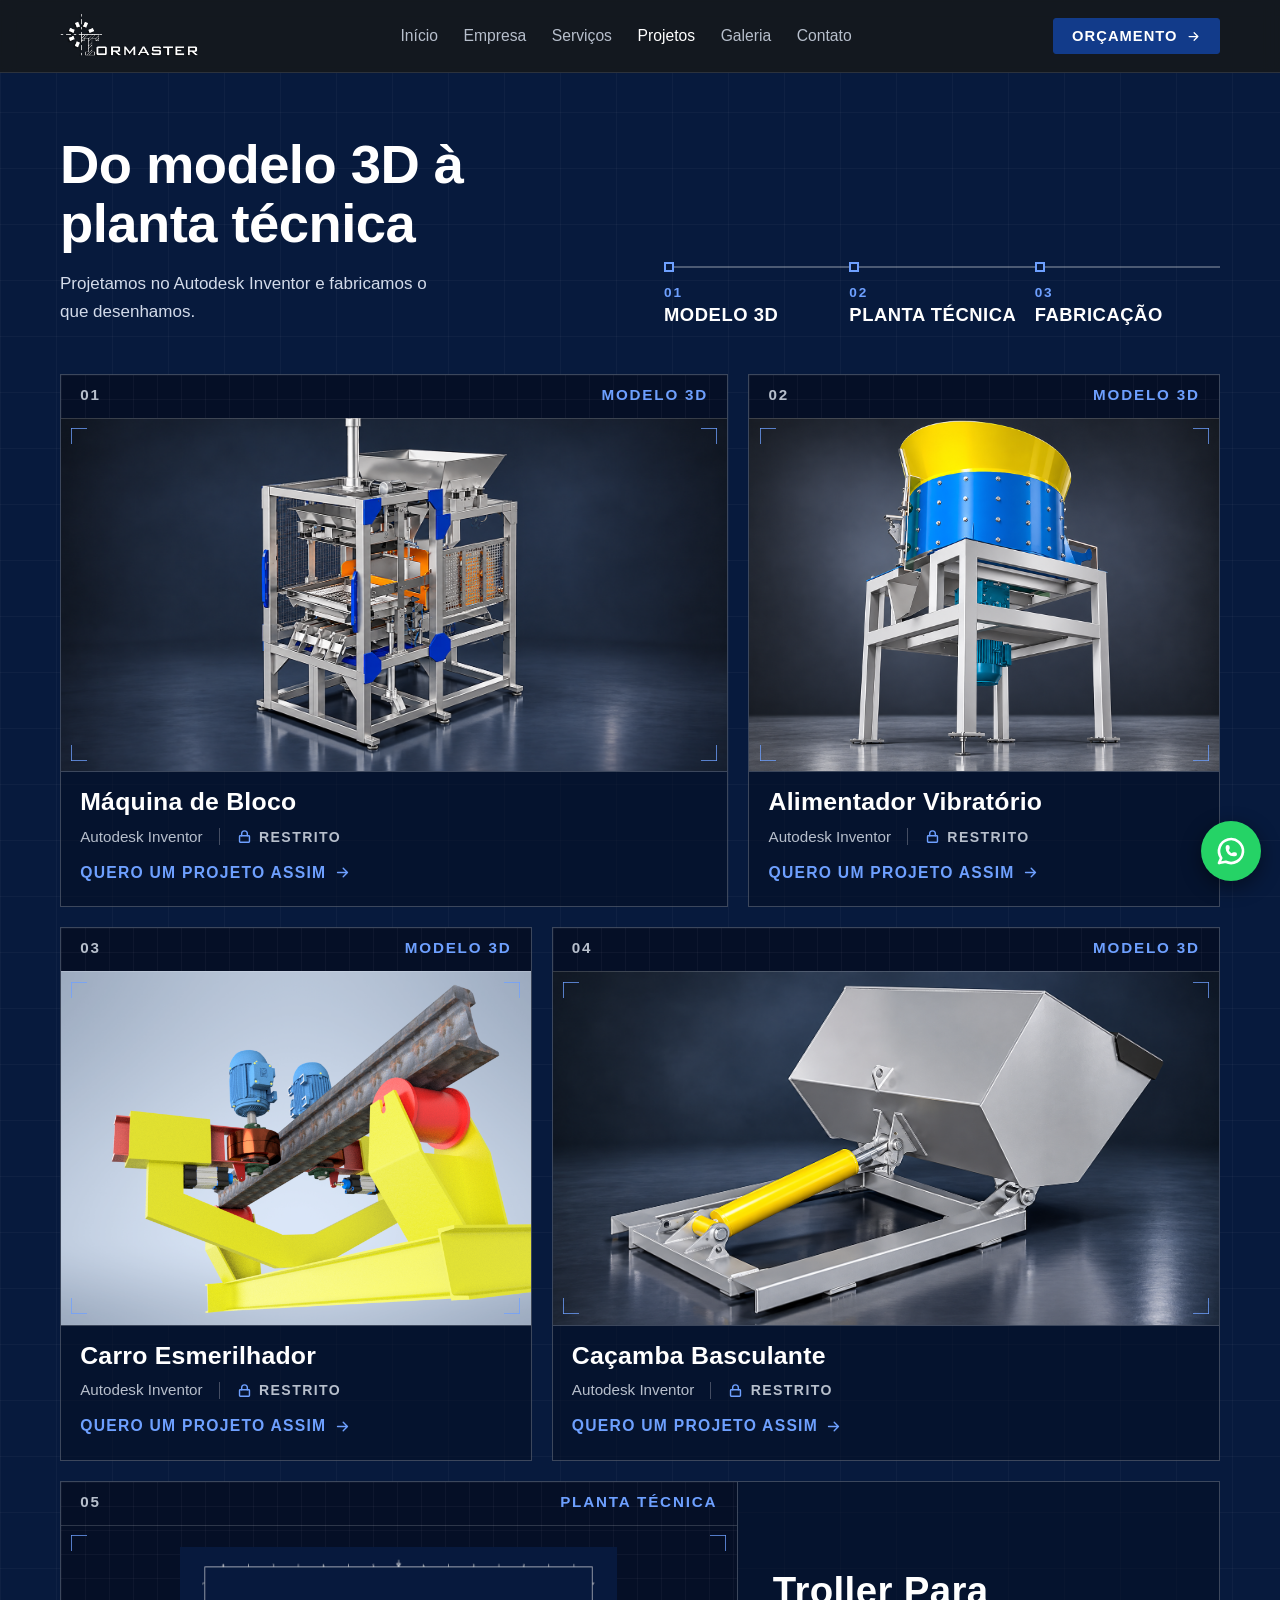
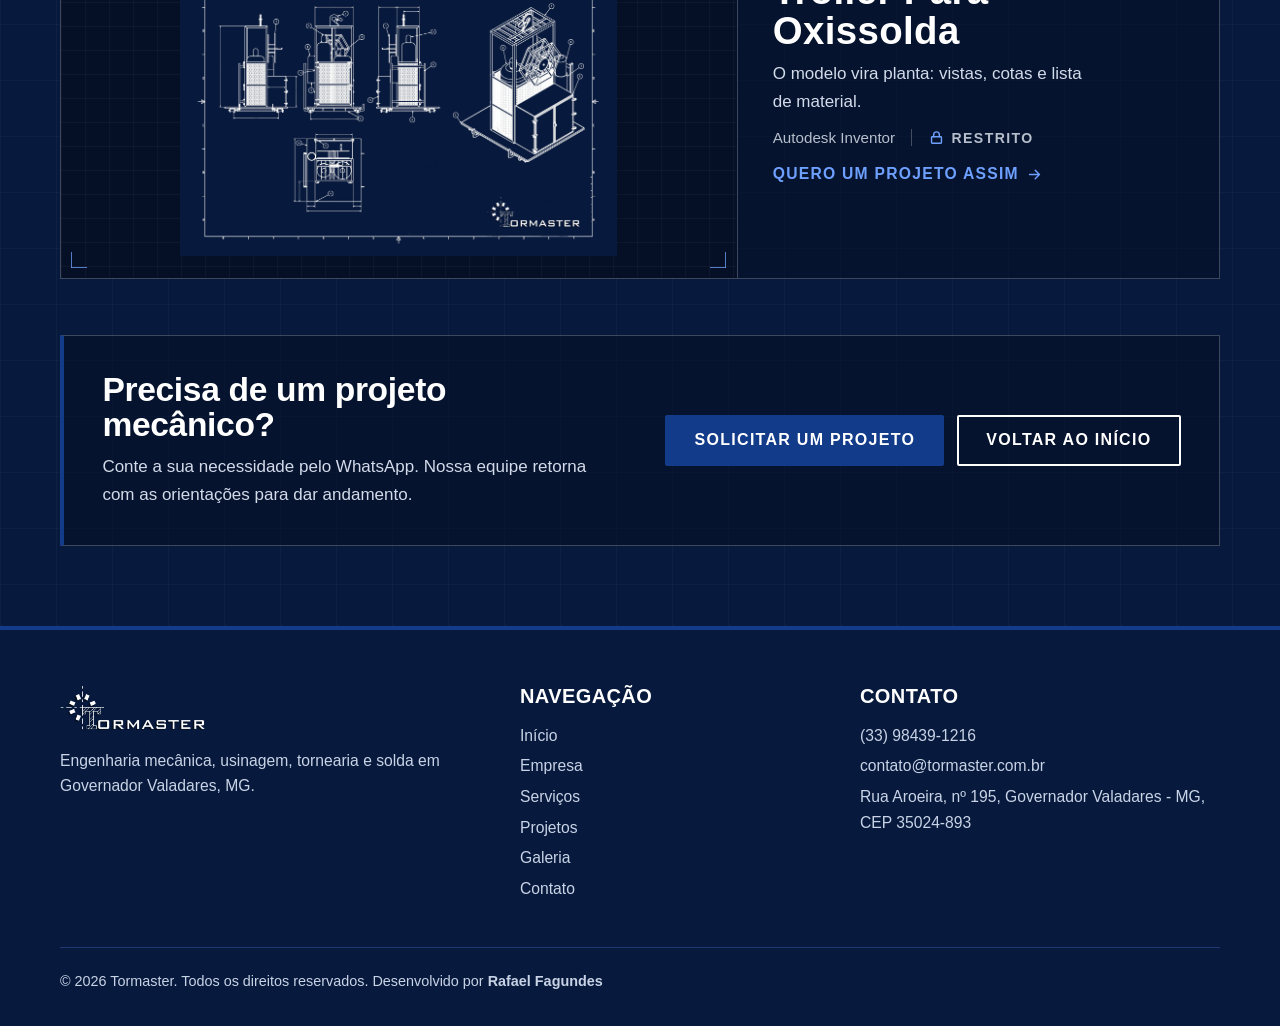
<file: projetos.html>
<!DOCTYPE html> <html lang="pt-BR"> <head> <meta charset="utf-8"> <meta name="viewport" content="width=device-width,initial-scale=1,viewport-fit=cover"> <title>Projetos | TORMASTER</title> <meta name="description" content="Projetos mecânicos da Tormaster desenvolvidos no Autodesk Inventor, do modelo 3D à planta técnica e à fabricação. Veja exemplos e solicite o seu projeto pelo WhatsApp."> <meta name="robots" content="noimageindex"> <meta name="theme-color" content="#0a1f44"> <meta property="og:title" content="Projetos | TORMASTER"> <meta property="og:description" content="Do modelo 3D à planta técnica: projetos mecânicos desenvolvidos e fabricados pela Tormaster em Governador Valadares, MG."> <meta property="og:type" content="website"> <link rel="icon" href="favicon.ico?v=3" sizes="any"> <link rel="icon" type="image/png" sizes="32x32" href="favicon-32.png?v=3"> <link rel="apple-touch-icon" href="apple-touch-icon.png?v=3"> <link rel="stylesheet" href="assets/s/a7.css"><link rel="stylesheet" href="assets/s/f2.css"><link rel="stylesheet" href="assets/s/k9.css"><link rel="stylesheet" href="assets/s/p4.css"> </head> <body class="zxcwf"> <header> <div class="z7c33 z4r14"><a class="z93cu" href="index.html" aria-label="TORMASTER, início"><img src="assets/img/logo_tm.png" alt="TORMASTER" id="logoTM" class="zxtt0" decoding="async"></a> <nav id="menu" aria-label="Principal"> <ul> <li><a href="index.html#inicio">Início</a></li> <li><a href="index.html#empresa">Empresa</a></li> <li><a href="index.html#servicos">Serviços</a></li> <li><a href="projetos.html" aria-current="page" style="color:#fff">Projetos</a></li> <li><a href="index.html#galeria">Galeria</a></li> <li><a href="index.html#contato">Contato</a></li> <li class="zytgy"><a class="z8cco zdi29" href="https://wa.me/5533984391216" target="_blank" rel="noopener">Solicitar orçamento</a></li> </ul> </nav> <div class="zr6l2"> <button class="z5fic" aria-label="Abrir menu" aria-expanded="false" aria-controls="menu"><span></span></button> <a class="zr0u3" href="https://wa.me/5533984391216" target="_blank" rel="noopener">Orçamento<svg viewBox="0 0 24 24" aria-hidden="true"> <path d="M5 12h14M13 6l6 6-6 6"/> </svg></a> </div> </div> </header> <main> <div class="z7c33"> <section class="zensx"> <div> <h1>Do modelo 3D à planta técnica</h1> <p>Projetamos no Autodesk Inventor e fabricamos o que desenhamos.</p> </div> <ol class="zk1us" aria-label="Etapas do projeto"> <li><span>01</span>Modelo 3D</li> <li><span>02</span>Planta técnica</li> <li><span>03</span>Fabricação</li> </ol> </section> <section class="zeah2" aria-label="Projetos desenvolvidos"> <article class="zokgz zp8v2" style="--i:0"> <div class="zr473 z9tqg"> <img src="assets/projetos/maquina-processamento.png" alt="Modelo 3D renderizado de uma máquina de processamento em aço inox, com funil, peneira vibratória e atuadores pneumáticos, em estrutura com cantoneiras azuis" width="1672" height="941" decoding="async" draggable="false"> <span class="zmx0p">01</span> <span class="zsqoo">Modelo 3D</span> <span class="z3d4a"></span> </div> <div class="zzglr"> <h2>Máquina de Bloco</h2> <p class="zibao">Autodesk Inventor<span class="z03ou"><svg viewBox="0 0 24 24" aria-hidden="true"> <rect x="5" y="11" width="14" height="9" rx="1"/> <path d="M8 11V8a4 4 0 0 1 8 0v3"/> </svg>Restrito</span></p> <a class="zx7ts" href="https://wa.me/5533984391216?text=Ol%C3%A1%21%20Vi%20o%20projeto%20%22M%C3%A1quina%20de%20processamento%22%20no%20site%20da%20Tormaster%20e%20gostaria%20de%20um%20projeto%20parecido." target="_blank" rel="noopener">Quero um projeto assim<svg viewBox="0 0 24 24" aria-hidden="true"> <path d="M5 12h14M13 6l6 6-6 6"/> </svg></a> </div> </article> <article class="zokgz zzrs9" style="--i:1"> <div class="zr473 z9tqg"> <img src="assets/projetos/alimentador-vibratorio.png" alt="Modelo 3D renderizado de um alimentador vibratório: corpo azul com borda amarela sobre uma estrutura de aço, com motor elétrico embaixo" width="1375" height="1144" decoding="async" draggable="false" style="object-position:center 25%"> <span class="zmx0p">02</span> <span class="zsqoo">Modelo 3D</span> <span class="z3d4a"></span> </div> <div class="zzglr"> <h2>Alimentador Vibratório</h2> <p class="zibao">Autodesk Inventor<span class="z03ou"><svg viewBox="0 0 24 24" aria-hidden="true"> <rect x="5" y="11" width="14" height="9" rx="1"/> <path d="M8 11V8a4 4 0 0 1 8 0v3"/> </svg>Restrito</span></p> <a class="zx7ts" href="https://wa.me/5533984391216?text=Ol%C3%A1%21%20Vi%20o%20projeto%20%22Alimentador%20vibrat%C3%B3rio%22%20no%20site%20da%20Tormaster%20e%20gostaria%20de%20um%20projeto%20parecido." target="_blank" rel="noopener">Quero um projeto assim<svg viewBox="0 0 24 24" aria-hidden="true"> <path d="M5 12h14M13 6l6 6-6 6"/> </svg></a> </div> </article> <article class="zokgz zzrs9" style="--i:2"> <div class="zr473 z9tqg"> <img src="assets/projetos/carro-esmerilhador4.png" alt="Modelo 3D renderizado do carro esmerilhador: estrutura amarela com dois motores elétricos azuis sobre um trilho de aço" width="1600" height="1200" loading="lazy" decoding="async" draggable="false"> <span class="zmx0p">03</span> <span class="zsqoo">Modelo 3D</span> <span class="z3d4a"></span> </div> <div class="zzglr"> <h2>Carro Esmerilhador</h2> <p class="zibao">Autodesk Inventor<span class="z03ou"><svg viewBox="0 0 24 24" aria-hidden="true"> <rect x="5" y="11" width="14" height="9" rx="1"/> <path d="M8 11V8a4 4 0 0 1 8 0v3"/> </svg>Restrito</span></p> <a class="zx7ts" href="https://wa.me/5533984391216?text=Ol%C3%A1%21%20Vi%20o%20projeto%20%22Carro%20esmerilhador%22%20no%20site%20da%20Tormaster%20e%20gostaria%20de%20um%20projeto%20parecido." target="_blank" rel="noopener">Quero um projeto assim<svg viewBox="0 0 24 24" aria-hidden="true"> <path d="M5 12h14M13 6l6 6-6 6"/> </svg></a> </div> </article> <article class="zokgz zp8v2" style="--i:3"> <div class="zr473 z9tqg"> <img src="assets/projetos/cacamba-basculante.png" alt="Modelo 3D renderizado de uma caçamba basculante em aço inox, inclinada por um cilindro hidráulico amarelo sobre uma base de perfis" width="1607" height="979" loading="lazy" decoding="async" draggable="false"> <span class="zmx0p">04</span> <span class="zsqoo">Modelo 3D</span> <span class="z3d4a"></span> </div> <div class="zzglr"> <h2>Caçamba Basculante</h2> <p class="zibao">Autodesk Inventor<span class="z03ou"><svg viewBox="0 0 24 24" aria-hidden="true"> <rect x="5" y="11" width="14" height="9" rx="1"/> <path d="M8 11V8a4 4 0 0 1 8 0v3"/> </svg>Restrito</span></p> <a class="zx7ts" href="https://wa.me/5533984391216?text=Ol%C3%A1%21%20Vi%20o%20projeto%20%22Ca%C3%A7amba%20basculante%22%20no%20site%20da%20Tormaster%20e%20gostaria%20de%20um%20projeto%20parecido." target="_blank" rel="noopener">Quero um projeto assim<svg viewBox="0 0 24 24" aria-hidden="true"> <path d="M5 12h14M13 6l6 6-6 6"/> </svg></a> </div> </article> <article class="zokgz ztko4" style="--i:4"> <div class="zr473 contem"> <img src="assets/projetos/trole-desenho.jpg" alt="Folha de desenho técnico de um troller para oxissolda, com os dados reservados" width="1100" height="777" loading="lazy" decoding="async" draggable="false"> <span class="zmx0p">05</span> <span class="zsqoo">Planta técnica</span> <span class="z3d4a"></span> </div> <div class="zzglr"> <h2>Troller Para Oxissolda</h2> <p class="zat2g">O modelo vira planta: vistas, cotas e lista de material.</p> <p class="zibao">Autodesk Inventor<span class="z03ou"><svg viewBox="0 0 24 24" aria-hidden="true"> <rect x="5" y="11" width="14" height="9" rx="1"/> <path d="M8 11V8a4 4 0 0 1 8 0v3"/> </svg>Restrito</span></p> <a class="zx7ts" href="https://wa.me/5533984391216?text=Ol%C3%A1%21%20Vi%20o%20projeto%20%22Troller%20para%20oxissolda%22%20no%20site%20da%20Tormaster%20e%20gostaria%20de%20um%20projeto%20parecido." target="_blank" rel="noopener">Quero um projeto assim<svg viewBox="0 0 24 24" aria-hidden="true"> <path d="M5 12h14M13 6l6 6-6 6"/> </svg></a> </div> </article> </section> <section class="zgy3t"> <div> <h2>Precisa de um projeto mecânico?</h2> <p>Conte a sua necessidade pelo WhatsApp. Nossa equipe retorna com as orientações para dar andamento.</p> </div> <div class="z656l"><a class="z8cco zdi29" href="https://wa.me/5533984391216?text=Ol%C3%A1!%20Gostaria%20de%20solicitar%20um%20projeto%20mec%C3%A2nico." target="_blank" rel="noopener">Solicitar um projeto</a> <a class="z8cco znhri" href="index.html">Voltar ao início</a></div> </section> </div> </main> <footer> <div class="z7c33"> <div class="z9o4k"> <div><a class="z93cu" href="index.html" aria-label="TORMASTER, início"><img src="assets/img/logo_tm.png" alt="TORMASTER" class="zxtt0" loading="lazy" decoding="async"></a> <p style="margin-top:1rem">Engenharia mecânica, usinagem, tornearia e solda em Governador Valadares, MG.</p> </div> <div> <h3>Navegação</h3> <ul> <li><a href="index.html#inicio">Início</a></li> <li><a href="index.html#empresa">Empresa</a></li> <li><a href="index.html#servicos">Serviços</a></li> <li><a href="projetos.html">Projetos</a></li> <li><a href="index.html#galeria">Galeria</a></li> <li><a href="index.html#contato">Contato</a></li> </ul> </div> <div> <h3>Contato</h3> <ul> <li><a href="tel:+5533984391216">(33) 98439-1216</a></li> <li><a href="mailto:contato@tormaster.com.br">contato@tormaster.com.br</a></li> <li>Rua Aroeira, nº 195, Governador Valadares - MG, CEP 35024-893</li> </ul> </div> </div> <div class="z70n9">© <span id="ano">2026</span> Tormaster. Todos os direitos reservados. Desenvolvido por <a href="https://fagundes.dev.br" target="_blank" rel="noopener"><strong>Rafael Fagundes</strong></a> </div> </div> </footer><a class="zk21s" href="https://wa.me/5533984391216" target="_blank" rel="noopener" aria-label="Conversar pelo WhatsApp"><svg xmlns="http://www.w3.org/2000/svg" width="24" height="24" viewBox="0 0 24 24" fill="none" stroke="currentColor" stroke-width="2" stroke-linecap="round" stroke-linejoin="round" class="icon icon-tabler icons-tabler-outline icon-tabler-brand-whatsapp"> <path stroke="none" d="M0 0h24v24H0z" fill="none"/> <path d="M3 21l1.65 -3.8a9 9 0 1 1 3.4 2.9l-5.05 .9"/> <path d="M9 10a.5 .5 0 0 0 1 0v-1a.5 .5 0 0 0 -1 0v1a5 5 0 0 0 5 5h1a.5 .5 0 0 0 0 -1h-1a.5 .5 0 0 0 0 1"/> </svg></a> <script src="assets/s/m3.js" defer="defer"></script><script src="assets/s/v1.js" defer="defer"></script></body> </html>
</file>
<file: assets/s/a7.css>
:root{--azul:#0a2a66;--azul2:#123b8a;--azul-escuro:#071a3d;--chumbo:#15181d;--chumbo2:#1d2128;--linha:#2c323c;--branco:#FFFFFF;--suave:#b7bfcc;--wpp:#25d366;color-scheme:dark;box-sizing:border-box;padding-top:env(safe-area-inset-top,0);padding-bottom:env(safe-area-inset-bottom,0)}html{scroll-behavior:smooth;scroll-padding-top:calc(76px + env(safe-area-inset-top,0px))}*,::after,::before{box-sizing:inherit}body{margin:0;background:var(--chumbo);color:var(--branco);font:400 1.0625rem/1.65 Barlow,"Segoe UI",Roboto,Arial,sans-serif;-webkit-font-smoothing:antialiased;overflow-x:clip}.z93cu,h1,h2,h3{font-family:"Barlow Condensed","Arial Narrow",Impact,sans-serif;text-transform:uppercase;letter-spacing:.02em;line-height:1.05;margin:0}a{color:inherit}:focus-visible{outline:#6ea0ff solid 3px;outline-offset:3px}.z7c33{width:min(1160px,100% - 2.5rem);margin-inline:auto}section{padding:5.5rem 0}.z8cco{display:inline-flex;align-items:center;gap:.6rem;padding:.95rem 1.7rem;font:700 1rem/1 "Barlow Condensed","Arial Narrow",sans-serif;text-transform:uppercase;letter-spacing:.08em;text-decoration:none;border:2px solid var(--branco);color:var(--azul-escuro);background:var(--branco);border-radius:2px;cursor:pointer;transition:background .2s,color .2s}.z8cco:hover{background:0 0;color:var(--branco)}.z8cco.zdi29{background:var(--azul2);border-color:var(--azul2);color:var(--branco)}.z8cco.zdi29:hover{background:0 0;border-color:var(--branco)}.z8cco.znhri{background:0 0;color:var(--branco)}.z8cco.znhri:hover{background:var(--branco);color:var(--azul-escuro)}header{position:fixed;inset:0 0 auto;z-index:50;padding-top:env(safe-area-inset-top,0);background:rgba(21,24,29,.92);backdrop-filter:blur(8px);border-bottom:1px solid var(--linha)}.z4r14{display:flex;align-items:center;justify-content:space-between;height:72px}.z4r14{gap:1rem}.z4r14 .z93cu{flex:0 1 auto;min-width:0}.z4r14 nav{order:1}.zr6l2{display:flex;align-items:center;gap:.85rem;order:2}.zr0u3{display:inline-flex;align-items:center;gap:.5rem;padding:.62rem 1.15rem;font:700 .92rem/1 "Barlow Condensed","Arial Narrow",sans-serif;text-transform:uppercase;letter-spacing:.07em;white-space:nowrap;text-decoration:none;color:var(--branco);background:var(--azul2);border:1px solid var(--azul2);border-radius:3px;transition:background .2s,border-color .2s}.zr0u3 svg{width:15px;height:15px;flex:none;fill:none;stroke:currentColor;stroke-width:2;stroke-linecap:round;stroke-linejoin:round;transition:transform .25s}.zr0u3:hover{background:0 0;border-color:var(--branco)}.zr0u3:hover svg{transform:translateX(3px)}#logoTM,.zxtt0{display:block;height:clamp(30px,4.2vw,44px);width:auto;max-width:min(62vw,260px);object-fit:contain}footer .zxtt0{height:clamp(34px,3.6vw,46px)}.zg7ka .zea50{height:clamp(36px,4vw,52px);max-width:100%}nav ul{display:flex;gap:clamp(1rem,2vw,2rem);list-style:none;margin:0;padding:0;align-items:center}nav a{text-decoration:none;font-weight:500;font-size:.98rem;color:var(--suave);transition:color .2s}nav a:hover{color:var(--branco)}.zytgy{display:none}.z5fic{display:none;background:0 0;border:1px solid var(--linha);color:var(--branco);width:46px;height:46px;border-radius:2px;cursor:pointer}.z5fic span,.z5fic span::after,.z5fic span::before{display:block;width:20px;height:2px;background:currentColor;margin:auto;position:relative}.z5fic span::after,.z5fic span::before{content:"";position:absolute;left:0}.z5fic span::before{top:-6px}.z5fic span::after{top:6px}#inicio{min-height:min(100svh,780px);display:grid;align-items:center;padding:8rem 0 4.5rem;background-color:var(--azul-escuro);background-image:linear-gradient(rgba(255,255,255,.035) 1px,transparent 1px),linear-gradient(90deg,rgba(255,255,255,.035) 1px,transparent 1px);background-size:56px 56px;border-bottom:1px solid var(--linha)}.zaa2k{display:grid;grid-template-columns:minmax(0,1.1fr) minmax(0,.9fr);gap:3.5rem;align-items:center}#inicio h1{font-family:Barlow,"Segoe UI",Roboto,Arial,sans-serif;text-transform:none;font-size:clamp(2rem, 3.8vw, 3.1rem);font-weight:700;line-height:1.12;letter-spacing:-.015em}#inicio h1 span{display:block;color:var(--suave);font-weight:500}#inicio p{max-width:46ch;font-size:1.1rem;color:#d3dbea;margin:1.3rem 0 2rem}#inicio p .zpk9h{display:none}.zygbm{display:flex;flex-wrap:wrap;gap:.8rem}.znzzq{display:flex;flex-wrap:wrap;gap:.4rem 1.6rem;margin:2.6rem 0 0;padding:1.1rem 0 0;border-top:1px solid #1f3a73;list-style:none;color:var(--suave);font-size:.95rem}.z8hzg{display:flex;flex-direction:column;gap:1.8rem}.zd0m2{display:none;align-self:center}.z3mam{width:100%;height:auto;stroke:#fff;fill:none;stroke-width:1.4;stroke-linejoin:round}.z3mam .zf2z7{stroke-opacity:.5;stroke-width:1}.z3mam text{fill:#fff;stroke:none;font-family:Barlow,"Segoe UI",Arial,sans-serif}.z3mam .zkzpd{stroke-dasharray:1;animation:k1bga 2.2s cubic-bezier(.6,0,.2,1) backwards}.z3mam .zcksn,.z3mam .zf2z7{animation:kohop .8s 1.2s backwards}@keyframes k1bga{from{stroke-dashoffset:1}}@keyframes kohop{from{opacity:0}}@media(max-width:900px){.zaa2k{grid-template-columns:minmax(0,1fr);gap:2rem}#inicio{padding:6.5rem 0 3rem;min-height:0}#inicio p{font-size:1.05rem;margin:1rem 0 1.6rem}#inicio p .z7sno,.zek2o,.znzzq,.zygbm .znhri{display:none}#inicio p .zpk9h{display:inline}.zd0m2{display:flex;width:100%;justify-content:center}.z3mam{max-width:480px}}.zk1hq{margin-bottom:3rem;max-width:640px}.zk1hq h2{font-size:clamp(1.8rem, 3.2vw, 2.5rem);font-weight:700}.zk1hq h2::after{content:"";display:block;width:64px;height:4px;background:var(--azul2);margin-top:1rem}#empresa{background:var(--chumbo2);border-block:1px solid var(--linha)}.zm6qp{display:grid;grid-template-columns:1.1fr .9fr;gap:4rem;align-items:center}.zm6qp p{color:var(--suave);max-width:60ch}.zm6qp p:first-of-type{color:var(--branco);font-size:1.2rem}.zg7ka{border:1px solid var(--linha);background:var(--azul-escuro);padding:2.2rem;position:relative}.zg7ka::before{content:"";position:absolute;inset:10px;border:1px solid var(--azul2);pointer-events:none}.zg7ka b{font:800 2.6rem/1 "Barlow Condensed",sans-serif;letter-spacing:.1em;display:block}.zg7ka span{color:var(--suave);display:block;margin-top:.8rem}
</file>
<file: assets/s/f2.css>
.ze1f7{display:grid;grid-template-columns:repeat(5,1fr);gap:1.25rem}.z8uv3{background:var(--chumbo2);border:1px solid var(--linha);padding:2rem 1.6rem;transition:border-color .2s,transform .2s}.z8uv3:hover{border-color:var(--azul2);transform:translateY(-4px)}.z8uv3 svg{width:48px;height:48px;color:var(--branco);stroke:currentColor;transition:color .3s,filter .3s;fill:none;stroke-width:1.6;stroke-linecap:round;stroke-linejoin:round;margin-bottom:1.3rem}.z8uv3 h3{font-size:1.6rem;font-weight:700;margin-bottom:.6rem}.z8uv3 p{margin:0;color:var(--suave);font-size:1rem}@keyframes ky5ws{to{transform:rotate(360deg)}}@keyframes ktnkm{to{transform:translateY(4.67px)}}@keyframes kedtz{from{transform:translateX(-12px)}to{transform:translateX(4px)}}@keyframes krymg{0%{opacity:1;transform:translateY(0)}100%{opacity:0;transform:translateY(-7px)}}@keyframes ktyyo{from{opacity:.6;transform:scale(.65)}to{opacity:1;transform:scale(1.3)}}@keyframes kns04{0%{stroke-dashoffset:1;opacity:0}4%{opacity:1}35%,80%{stroke-dashoffset:0;opacity:1}96%{opacity:1}100%{stroke-dashoffset:-1;opacity:0}}.zq36k .zpob3{transform-origin:24px 24px;animation:ky5ws 12s linear infinite}.zcobm .zd5pt{animation:ktnkm 1.1s linear infinite}.zcobm .ze4a1{animation:kedtz 5s ease-in-out infinite alternate}.z4ayi .zpw6i{animation:krymg 1.3s ease-out infinite;animation-delay:var(--d)}.z4ayi .zrani{transform-box:fill-box;transform-origin:center;animation:ktyyo .5s ease-in-out infinite alternate}.z3ksh .zhl3q{transform-origin:18.1px 19.2px;animation:ky5ws 18s linear infinite}.z3ksh .zxjbq{transform-origin:31.9px 30.8px;animation:ky5ws 14.4s linear infinite reverse}.zdoi0 .zkzpd{stroke-dasharray:1;stroke-linecap:butt;animation:kns04 7s ease-in-out infinite}.zdoi0 .zcaj4{animation-delay:.5s}.zdoi0 .z6fg6{animation-delay:1s}.ze1f7 .z8uv3{position:relative;overflow:hidden;transition:transform .4s,border-color .3s,background .3s,box-shadow .3s}.ze1f7 .z8uv3:first-child{--d:0s}.ze1f7 .z8uv3:nth-child(2){--d:.12s}.ze1f7 .z8uv3:nth-child(3){--d:.24s}.ze1f7 .z8uv3:nth-child(4){--d:.36s}.ze1f7 .z8uv3:nth-child(5){--d:.48s}.ze1f7 .z8uv3.zdz40{opacity:0;transform:none}.ze1f7 .z8uv3.zdz40.z6dl6{opacity:1;animation-duration:1s;animation-delay:var(--d);animation-timing-function:cubic-bezier(.22,1,.36,1);animation-fill-mode:backwards}.ze1f7 .z8uv3:first-child.z6dl6{animation-name:k497m}.ze1f7 .z8uv3:nth-child(2).z6dl6{animation-name:k8si6}.ze1f7 .z8uv3:nth-child(3).z6dl6{animation-name:k1lqj}.ze1f7 .z8uv3:nth-child(4).z6dl6{animation-name:kh3cc}.ze1f7 .z8uv3:nth-child(5).z6dl6{animation-name:khsb8}@keyframes k497m{from{opacity:0;transform:translateX(-70px) rotate(-5deg)}}@keyframes khsb8{from{opacity:0;transform:translateX(70px) rotate(5deg)}}@keyframes k8si6{from{opacity:0;transform:scale(.55)}}@keyframes k1lqj{from{opacity:0;transform:perspective(800px) rotateX(-75deg) translateY(30px)}}@keyframes kh3cc{0%{opacity:0;transform:translateY(90px)}60%{opacity:1;transform:translateY(-16px)}80%{transform:translateY(6px)}}.ze1f7 .z8uv3.z6dl6 svg{animation:k4zzu .8s cubic-bezier(.34,1.56,.64,1) backwards;animation-delay:calc(var(--d) + .45s)}.ze1f7 .z8uv3.z6dl6 h3,.ze1f7 .z8uv3.z6dl6 p{animation:kybmo .7s cubic-bezier(.22,1,.36,1) backwards}.ze1f7 .z8uv3.z6dl6 h3{animation-delay:calc(var(--d) + .6s)}.ze1f7 .z8uv3.z6dl6 p{animation-delay:calc(var(--d) + .75s)}@keyframes k4zzu{from{opacity:0;transform:scale(.2) rotate(-90deg)}}@keyframes kybmo{from{opacity:0;transform:translateY(16px)}}.ze1f7 .z8uv3::before{content:"";position:absolute;inset:0 0 auto;height:3px;background:linear-gradient(90deg,var(--azul2),#6ea0ff);transform:scaleX(0);transform-origin:left;transition:transform .5s}.ze1f7 .z8uv3.z6dl6::before{transform:scaleX(.22);transition-delay:calc(var(--d) + .5s)}.ze1f7 .z8uv3.z6dl6:hover::before{transform:scaleX(1);transition-delay:0s}.ze1f7 .z8uv3::after{content:"";position:absolute;top:0;left:0;width:40%;height:100%;background:linear-gradient(100deg,transparent,rgba(255,255,255,.14),transparent);transform:translateX(-160%) skewX(-20deg);pointer-events:none}.ze1f7 .z8uv3.z6dl6::after{animation:kizi3 1.2s ease-out backwards;animation-delay:calc(var(--d) + .8s)}.ze1f7 .z8uv3.z6dl6:hover::after{animation:k68g8 .9s ease-out}@keyframes kizi3{from{transform:translateX(-160%) skewX(-20deg)}to{transform:translateX(420%) skewX(-20deg)}}@keyframes k68g8{from{transform:translateX(-160%) skewX(-20deg)}to{transform:translateX(420%) skewX(-20deg)}}@media(max-width:960px){.ze1f7 .z8uv3:nth-child(n){--d:0s}}.ze1f7 .z8uv3.z6dl6:hover{transform:translateY(-4px);background:#19212d;box-shadow:0 0 0 1px rgba(110,160,255,.35),0 14px 34px rgba(18,59,138,.35)}.z8uv3:hover svg{color:#6ea0ff;filter:drop-shadow(0 0 6px rgba(110, 160, 255, .75))}#projetos{background:var(--azul-escuro);border-block:1px solid #1f3a73}.zg863{display:grid;grid-template-columns:minmax(0,1fr) minmax(0,.8fr);gap:4rem;align-items:center}.zg863 p{color:#d3dbea;max-width:54ch;margin:0 0 1.8rem;font-size:1.1rem}.zyr0h{list-style:none;margin:0 0 2.2rem;padding:0;display:grid;gap:1rem}.zyr0h li{position:relative;padding:0 0 1rem 2rem;border-bottom:1px solid #1f3a73}.zyr0h li::before{content:"";position:absolute;left:0;top:.72em;width:.95rem;height:2px;background:#6ea0ff}.zyr0h b{display:block;font-weight:600}.zyr0h small{display:block;color:var(--suave);font-size:.95rem}.ze126{position:relative;aspect-ratio:3/4;overflow:hidden;border:1px solid #1f3a73;background:#050f26;--p:50%;user-select:none}.ze126 img{position:absolute;inset:0;width:100%;height:100%;object-fit:cover;display:block;pointer-events:none}.ze126 .zre8p{clip-path:inset(0 calc(100% - var(--p)) 0 0)}.z1y9w{position:absolute;top:0;bottom:0;left:var(--p);width:2px;background:#fff;transform:translateX(-1px);pointer-events:none}.z1y9w::after{content:"\2039 \203A";position:absolute;top:50%;left:50%;width:46px;height:46px;margin:-23px;border-radius:50%;background:var(--azul2);border:2px solid #fff;display:grid;place-items:center;font:700 1.4rem/1 Arial,sans-serif;color:#fff;box-shadow:0 4px 14px rgba(0,0,0,.5)}.ze126 input{position:absolute;inset:0;width:100%;height:100%;margin:0;opacity:0;cursor:ew-resize;touch-action:pan-y}
</file>
<file: assets/s/k9.css>
.ze126:focus-within{outline:#6ea0ff solid 3px;outline-offset:3px}.z5gu7{position:absolute;bottom:.8rem;padding:.4rem .7rem;background:rgba(7,26,61,.9);border:1px solid #1f3a73;font:700 .85rem/1 "Barlow Condensed","Arial Narrow",sans-serif;letter-spacing:.1em;text-transform:uppercase;pointer-events:none}.z5gu7.z9wc4{left:.8rem}.z5gu7.z7sno{right:.8rem}.z399t{color:var(--suave);font-size:.92rem;margin:.9rem 0 0}.zwugf{display:grid;grid-template-columns:repeat(3,minmax(0,1fr));gap:1.25rem;margin-top:4rem}.zwugf div{border:1px solid #1f3a73;background:rgba(255,255,255,.03);padding:1.6rem}.zwugf b{display:block;font:700 3.2rem/1 "Barlow Condensed","Arial Narrow",sans-serif}.zwugf b small{font-size:1.4rem;margin-left:.4rem;color:var(--suave);font-weight:500}.zwugf span{display:block;margin-top:.6rem;color:var(--suave);font-size:.98rem}@media(max-width:900px){.zg863{grid-template-columns:minmax(0,1fr);gap:2.5rem}.ze126{max-width:520px}.zwugf{grid-template-columns:minmax(0,1fr);margin-top:3rem}}#galeria{background:var(--chumbo2);border-block:1px solid var(--linha)}.zri56{--h:clamp(110px, 16vw, 240px);display:flex;flex-wrap:wrap;gap:.4rem}.zri56::after{content:"";flex-grow:1000000}.zri56 .zq7sx{flex-grow:calc(var(--r) * 100);flex-basis:calc(var(--r) * var(--h));min-width:0;display:block;margin:0;padding:0;border:1px solid var(--linha);border-radius:2px;background:var(--azul-escuro);line-height:0;overflow:hidden;cursor:zoom-in}.zri56 .zq7sx[hidden],.zz788 [hidden]{display:none}.zri56 .zq7sx img{display:block;width:100%;height:auto}.zz788{display:flex;justify-content:center;margin-top:2rem}#visor{position:fixed;inset:0;width:100%;height:100%;max-width:none;max-height:none;margin:0;background:#05080e}#visor[open]{display:grid;grid-template-rows:minmax(0,1fr) auto}#visor::backdrop{background:#05080e}#visor .zy6j2{position:relative;min-height:0;margin:clamp(.5rem,2vw,1.75rem) clamp(.5rem,2vw,1.75rem) 0;touch-action:pan-y}#visor .zy6j2 img{position:absolute;inset:0;width:100%;height:100%;max-width:none;max-height:none;object-fit:contain;background:0 0;user-select:none;-webkit-user-drag:none}#visor .zjmby{display:flex;align-items:center;justify-content:space-between;gap:1rem;padding:.75rem clamp(.5rem,2vw,1.75rem) calc(.75rem + env(safe-area-inset-bottom,0px))}#visor .zk52m{color:var(--suave);font-size:.95rem;font-variant-numeric:tabular-nums}#visor .z0bxj{display:flex;gap:.25rem}#visor .z0bxj button{display:grid;place-items:center;width:44px;height:44px;padding:0;background:0 0;color:var(--branco);border:1px solid var(--linha);border-radius:2px;cursor:pointer;transition:background .2s}#visor .z0bxj button:hover{background:var(--chumbo2)}#visor .z0bxj svg{width:20px;height:20px;fill:none;stroke:currentColor;stroke-width:2;stroke-linecap:round;stroke-linejoin:round}#visor .z0bxj .zzulb{width:.75rem}dialog{border:0;background:0 0;padding:0;max-width:min(1280px,96vw);color:var(--branco)}dialog::backdrop{background:rgba(5,8,14,.9)}dialog img{width:100%;max-height:82vh;object-fit:contain;display:block;background:var(--azul-escuro)}dialog .za9hm{position:absolute;top:.6rem;right:.6rem;width:44px;height:44px;border:0;border-radius:2px;background:var(--branco);color:var(--azul-escuro);font-size:1.5rem;cursor:pointer}.zq8kd{color:var(--suave);font-size:.95rem;margin-top:1.2rem}.z5zpu{display:grid;grid-template-columns:1fr 1.2fr;gap:3rem}.zc0w2{list-style:none;margin:0 0 2rem;padding:0;display:grid;gap:1.4rem}.zc0w2 li{display:grid;grid-template-columns:28px 1fr;gap:1rem;align-items:start}.zc0w2 svg{width:26px;height:26px;stroke:#6ea0ff;fill:none;stroke-width:1.8;stroke-linecap:round;stroke-linejoin:round;margin-top:.2rem}.zc0w2 small{display:block;color:var(--suave);font-size:.9rem}.zc0w2 a{text-decoration:none;overflow-wrap:anywhere}.zc0w2 a:hover{text-decoration:underline}.z656l{display:flex;flex-wrap:wrap;gap:.8rem}.zi6xv{border:1px solid var(--linha);min-height:380px;background:var(--azul-escuro)}.zi6xv iframe{width:100%;height:100%;min-height:380px;border:0;display:block}footer{background:var(--azul-escuro);padding:3.5rem 0 2rem;border-top:4px solid var(--azul2)}.z9o4k{display:grid;grid-template-columns:1.4fr 1fr 1.2fr;gap:2.5rem}footer h3{font-size:1.25rem;margin-bottom:1rem}footer li,footer p{color:#c9d3e6;font-size:.98rem;margin:.3rem 0}footer ul{list-style:none;padding:0;margin:0}footer a{text-decoration:none}footer a:hover{text-decoration:underline}.z70n9{margin-top:2.5rem;padding-top:1.4rem;border-top:1px solid #1f3a73;color:#c9d3e6;font-size:.9rem}.zk21s{position:fixed;right:1.2rem;bottom:calc(1.2rem + env(safe-area-inset-bottom,0px));z-index:60;width:60px;height:60px;border-radius:50%;background:var(--wpp);display:grid;place-items:center;box-shadow:0 6px 20px rgba(0,0,0,.45);transition:transform .2s}.zk21s:hover{transform:scale(1.08)}.zk21s svg{width:32px;height:32px}.zdz40{opacity:0;transform:translateY(18px);transition:opacity .7s,transform .7s}.zdz40.z6dl6{opacity:1;transform:none}@media(max-width:960px){.ze1f7{grid-template-columns:repeat(2,minmax(0,1fr))}.z5zpu,.zm6qp{grid-template-columns:minmax(0,1fr);gap:2.5rem}.z9o4k{grid-template-columns:repeat(2,minmax(0,1fr))}}@media(max-width:1020px){.z5fic{display:block}.zr0u3{display:none}nav{position:absolute;top:100%;left:0;right:0;background:var(--chumbo);border-bottom:1px solid var(--linha);display:none}nav.zpq5f{display:block}nav ul{flex-direction:column;align-items:stretch;gap:0;padding:.5rem 1.25rem 1.25rem}nav li a{display:block;padding:.9rem 0;border-bottom:1px solid var(--linha)}.zytgy{display:block;margin-top:1rem}.zytgy a{display:flex;justify-content:center;padding:.85rem 0;border:0}.zr0u3{padding:.55rem .9rem;font-size:.82rem}.zr0u3 svg{width:13px;height:13px}}@media(max-width:600px){section{padding:4rem 0}.z9o4k,.ze1f7{grid-template-columns:minmax(0,1fr)}.zi6xv,.zi6xv iframe{min-height:300px}footer{padding-bottom:6rem}.zc0w2 a,footer a{display:inline-block;padding:.65rem 0}.z93cu{min-height:44px}.zg7ka{padding:1.6rem}.zg7ka b{font-size:2rem}.z8cco{width:100%;justify-content:center}.z656l{flex-direction:column}}@media(prefers-reduced-motion:reduce){*{animation:none!important;transition:none!important;scroll-behavior:auto!important}.zdz40{opacity:1;transform:none}}
</file>
<file: assets/s/p4.css>
.zxcwf{background-color:var(--azul-escuro);background-image:linear-gradient(rgba(255,255,255,.03) 1px,transparent 1px),linear-gradient(90deg,rgba(255,255,255,.03) 1px,transparent 1px);background-size:56px 56px}.zxcwf main{padding:8.5rem 0 5rem}.zxcwf section{padding:0}@keyframes k9zse{from{opacity:0;transform:translateY(12px)}}.zensx{display:grid;grid-template-columns:minmax(0,1fr) minmax(0,1fr);gap:3rem;align-items:end;margin-bottom:3rem}.zensx h1{text-transform:none;font-weight:600;font-size:clamp(2rem, 4.4vw, 3.4rem);line-height:1.08;letter-spacing:-.01em}.zensx p{margin:1rem 0 0;color:#d3dbea;max-width:40ch}.zk1us{list-style:none;margin:0;padding:0;display:grid;grid-template-columns:repeat(3,minmax(0,1fr))}.zk1us li{position:relative;padding:1.1rem 1rem 0 0;border-top:2px solid rgba(255,255,255,.28);font:600 1.15rem/1.1 "Barlow Condensed","Arial Narrow",sans-serif;text-transform:uppercase;letter-spacing:.03em;white-space:nowrap}.zk1us li::before{content:"";position:absolute;top:-6px;left:0;width:10px;height:10px;background:var(--azul-escuro);border:2px solid #6ea0ff}.zk1us li span{display:block;margin-bottom:.3rem;font-size:.85rem;letter-spacing:.14em;color:#6ea0ff}.zeah2{display:grid;grid-template-columns:repeat(12,minmax(0,1fr));gap:1.25rem}.zokgz{grid-column:span 6;display:flex;flex-direction:column;background:rgba(5,15,38,.6);border:1px solid rgba(255,255,255,.22);transition:border-color .3s,box-shadow .3s;animation:k9zse .8s both;animation-delay:calc(var(--i, 0) * .12s + .1s)}.zokgz.zp8v2{grid-column:span 7}.zokgz.zzrs9{grid-column:span 5}.zokgz:hover{border-color:#6ea0ff;box-shadow:0 0 0 1px rgba(110,160,255,.3),0 16px 40px rgba(2,10,30,.5)}.zr473{position:relative;height:clamp(250px,31vw,410px);background-color:#050f26;background-image:linear-gradient(rgba(255,255,255,.035) 1px,transparent 1px),linear-gradient(90deg,rgba(255,255,255,.035) 1px,transparent 1px);background-size:24px 24px;overflow:hidden;user-select:none;-webkit-user-select:none;-webkit-touch-callout:none}.zr473 img{position:absolute;inset:0;inset:2.7rem 0 0;width:100%;height:calc(100% - 2.7rem);padding:clamp(.8rem,2vw,1.4rem);object-fit:contain;pointer-events:none;-webkit-user-drag:none;transition:transform .6s}.zr473.z9tqg img{padding:0;object-fit:cover}.zokgz:hover .zr473 img{transform:scale(1.03)}.zr473::before{--c:rgba(110, 160, 255, .75);--l:16px;content:"";position:absolute;inset:3.35rem .65rem .65rem;z-index:2;pointer-events:none;background:linear-gradient(var(--c),var(--c)) top left/var(--l) 1px no-repeat,linear-gradient(var(--c),var(--c)) top left/1px var(--l) no-repeat,linear-gradient(var(--c),var(--c)) top right/var(--l) 1px no-repeat,linear-gradient(var(--c),var(--c)) top right/1px var(--l) no-repeat,linear-gradient(var(--c),var(--c)) bottom left/var(--l) 1px no-repeat,linear-gradient(var(--c),var(--c)) bottom left/1px var(--l) no-repeat,linear-gradient(var(--c),var(--c)) bottom right/var(--l) 1px no-repeat,linear-gradient(var(--c),var(--c)) bottom right/1px var(--l) no-repeat}.zr473::after{content:"";position:absolute;inset:2.7rem 0 auto;height:1px;background:rgba(255,255,255,.16);z-index:2}.zr473 .zmx0p,.zr473 .zsqoo{position:absolute;top:.75rem;z-index:3;font:600 .95rem/1 "Barlow Condensed","Arial Narrow",sans-serif;letter-spacing:.12em;text-transform:uppercase}.zr473 .zmx0p{left:1.2rem;color:var(--suave)}.zr473 .zsqoo{right:1.2rem;color:#6ea0ff}.zr473 .z3d4a{position:absolute;inset:0;z-index:4}.zokgz.ztko4{grid-column:1/-1;display:grid;grid-template-columns:minmax(0,7fr) minmax(0,5fr)}.zokgz.ztko4 .zzglr{align-content:center;border-top:0;border-left:1px solid rgba(255,255,255,.22);padding:2rem 2.2rem}.zokgz.ztko4 .zzglr h2{font-size:clamp(1.8rem, 3vw, 2.4rem)}.zzglr .zat2g{flex:1 0 100%;margin:0;color:#d3dbea;max-width:34ch}.zzglr{display:flex;flex-wrap:wrap;align-items:center;justify-content:space-between;gap:.55rem 1.2rem;padding:1.05rem 1.2rem 1.15rem;border-top:1px solid rgba(255,255,255,.22)}.zzglr h2{flex:1 0 100%;text-transform:none;font-weight:600;font-size:1.55rem;letter-spacing:.01em}.zzglr .zibao{display:flex;flex-wrap:wrap;align-items:center;gap:.3rem 1rem;margin:0;color:var(--suave);font-size:.95rem}.zzglr .z03ou{display:inline-flex;align-items:center;gap:.4rem;padding-left:1rem;border-left:1px solid rgba(255,255,255,.25);font:600 .88rem/1 "Barlow Condensed","Arial Narrow",sans-serif;letter-spacing:.1em;text-transform:uppercase}.zzglr .z03ou svg,.zzglr .zx7ts svg{width:17px;height:17px;flex:none;fill:none;stroke:#6ea0ff;stroke-width:2;stroke-linecap:round;stroke-linejoin:round}.zzglr .zx7ts{flex:1 0 100%;display:inline-flex;align-items:center;gap:.45rem;font:700 .98rem/1 "Barlow Condensed","Arial Narrow",sans-serif;letter-spacing:.08em;text-transform:uppercase;text-decoration:none;color:#6ea0ff;padding:.4rem 0}.zzglr .zx7ts svg{transition:transform .25s}.zzglr .zx7ts:hover{color:#fff}.zzglr .zx7ts:hover svg{transform:translateX(4px);stroke:#fff}.zxcwf .zgy3t{display:grid;grid-template-columns:minmax(0,1fr) auto;gap:2rem 3rem;align-items:center;margin-top:3.5rem;padding:2.2rem 2.4rem;background:rgba(5,15,38,.6);border:1px solid rgba(255,255,255,.22);border-left:4px solid var(--azul2)}.zgy3t h2{font-size:clamp(1.5rem, 2.8vw, 2.1rem);text-transform:none;font-weight:600;letter-spacing:-.01em}.zgy3t p{margin:.7rem 0 0;color:#d3dbea;max-width:52ch}.zgy3t .z656l{justify-content:flex-end}@media(max-width:900px){.zxcwf main{padding-top:7rem}.zensx,.zxcwf .zgy3t{grid-template-columns:minmax(0,1fr)}.zensx{gap:2rem}.zokgz,.zokgz.zp8v2,.zokgz.zzrs9{grid-column:span 6}.zr473{height:auto;aspect-ratio:4/3}.zokgz.ztko4{grid-template-columns:minmax(0,1fr)}.zokgz.ztko4 .zzglr{border-left:0;border-top:1px solid rgba(255,255,255,.22);padding:1.05rem 1.2rem 1.15rem}.zgy3t .z656l{justify-content:flex-start}}@media(max-width:640px){.zokgz,.zokgz.zp8v2,.zokgz.zzrs9{grid-column:1/-1}.zxcwf .zgy3t{padding:1.6rem 1.3rem}.zk1us li{padding-right:.4rem;font-size:1.02rem;white-space:normal}}@media print{.zr473{display:none!important}}
</file>
